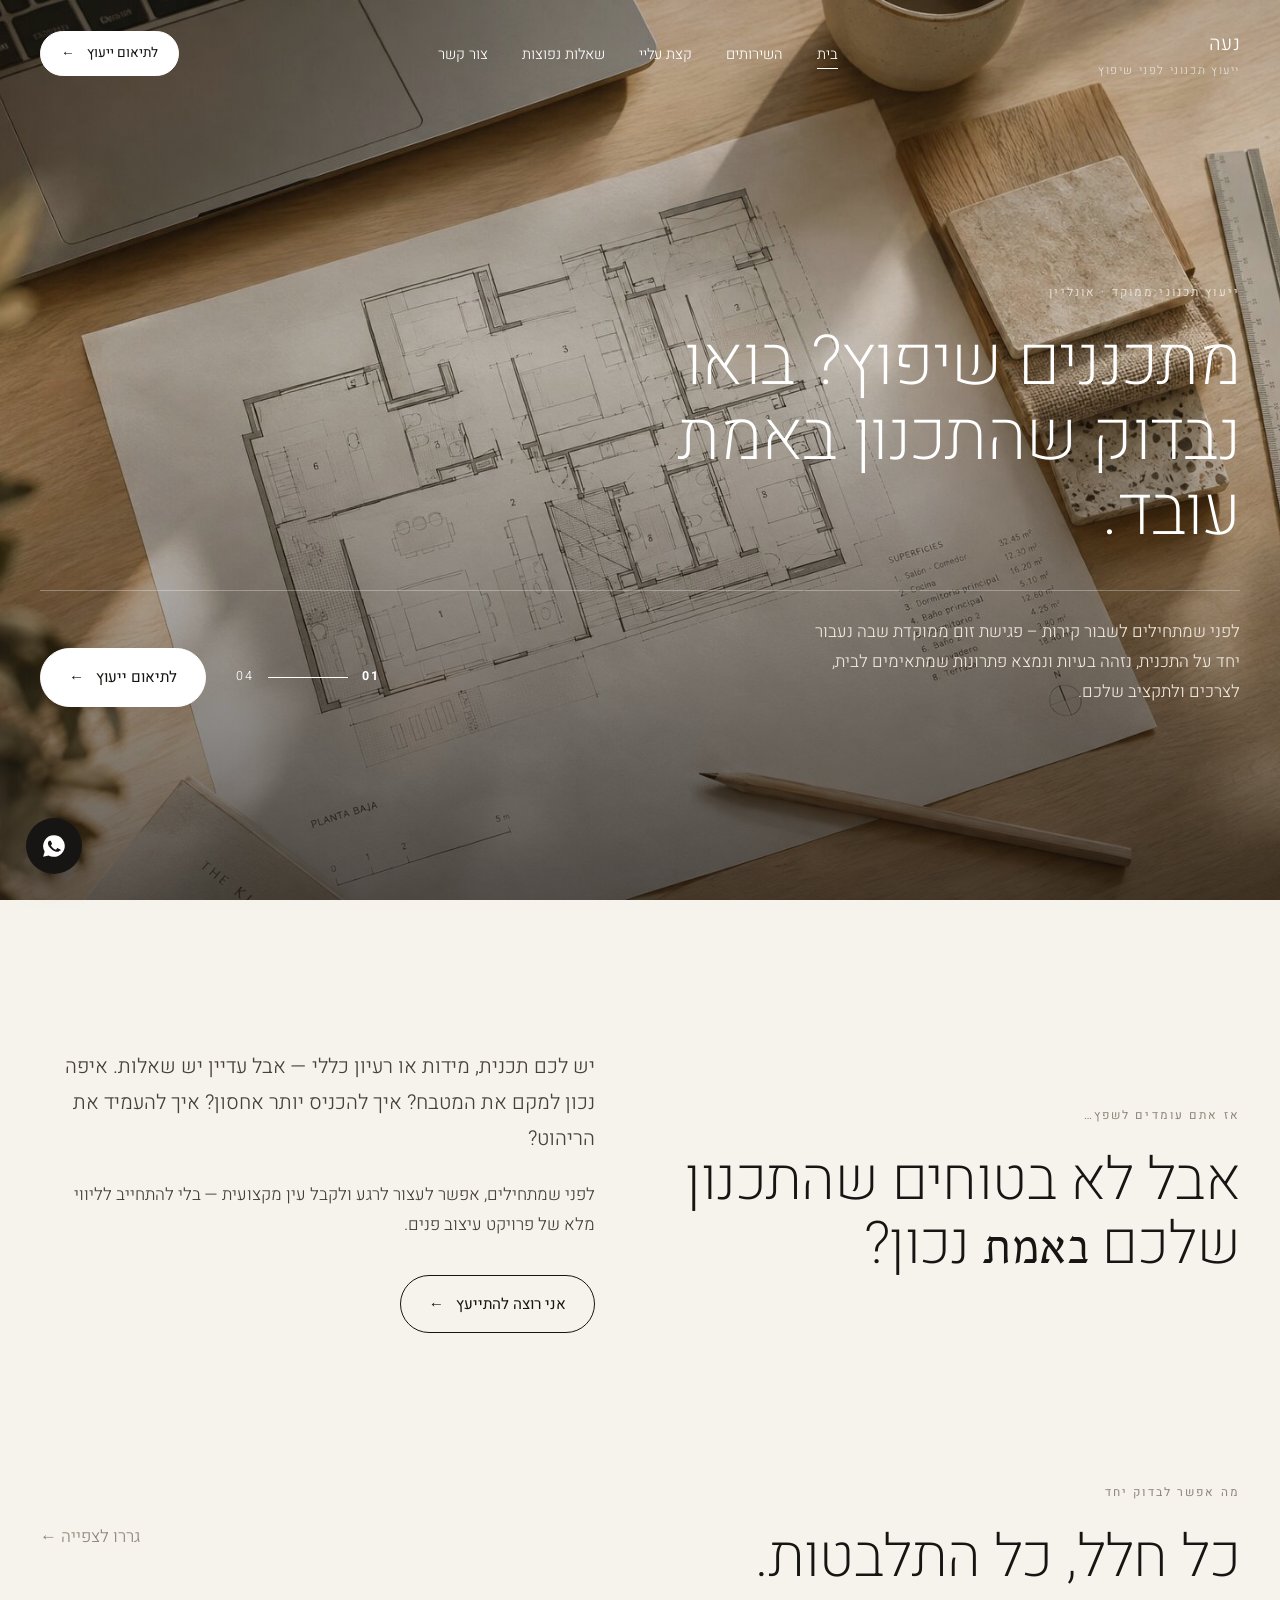
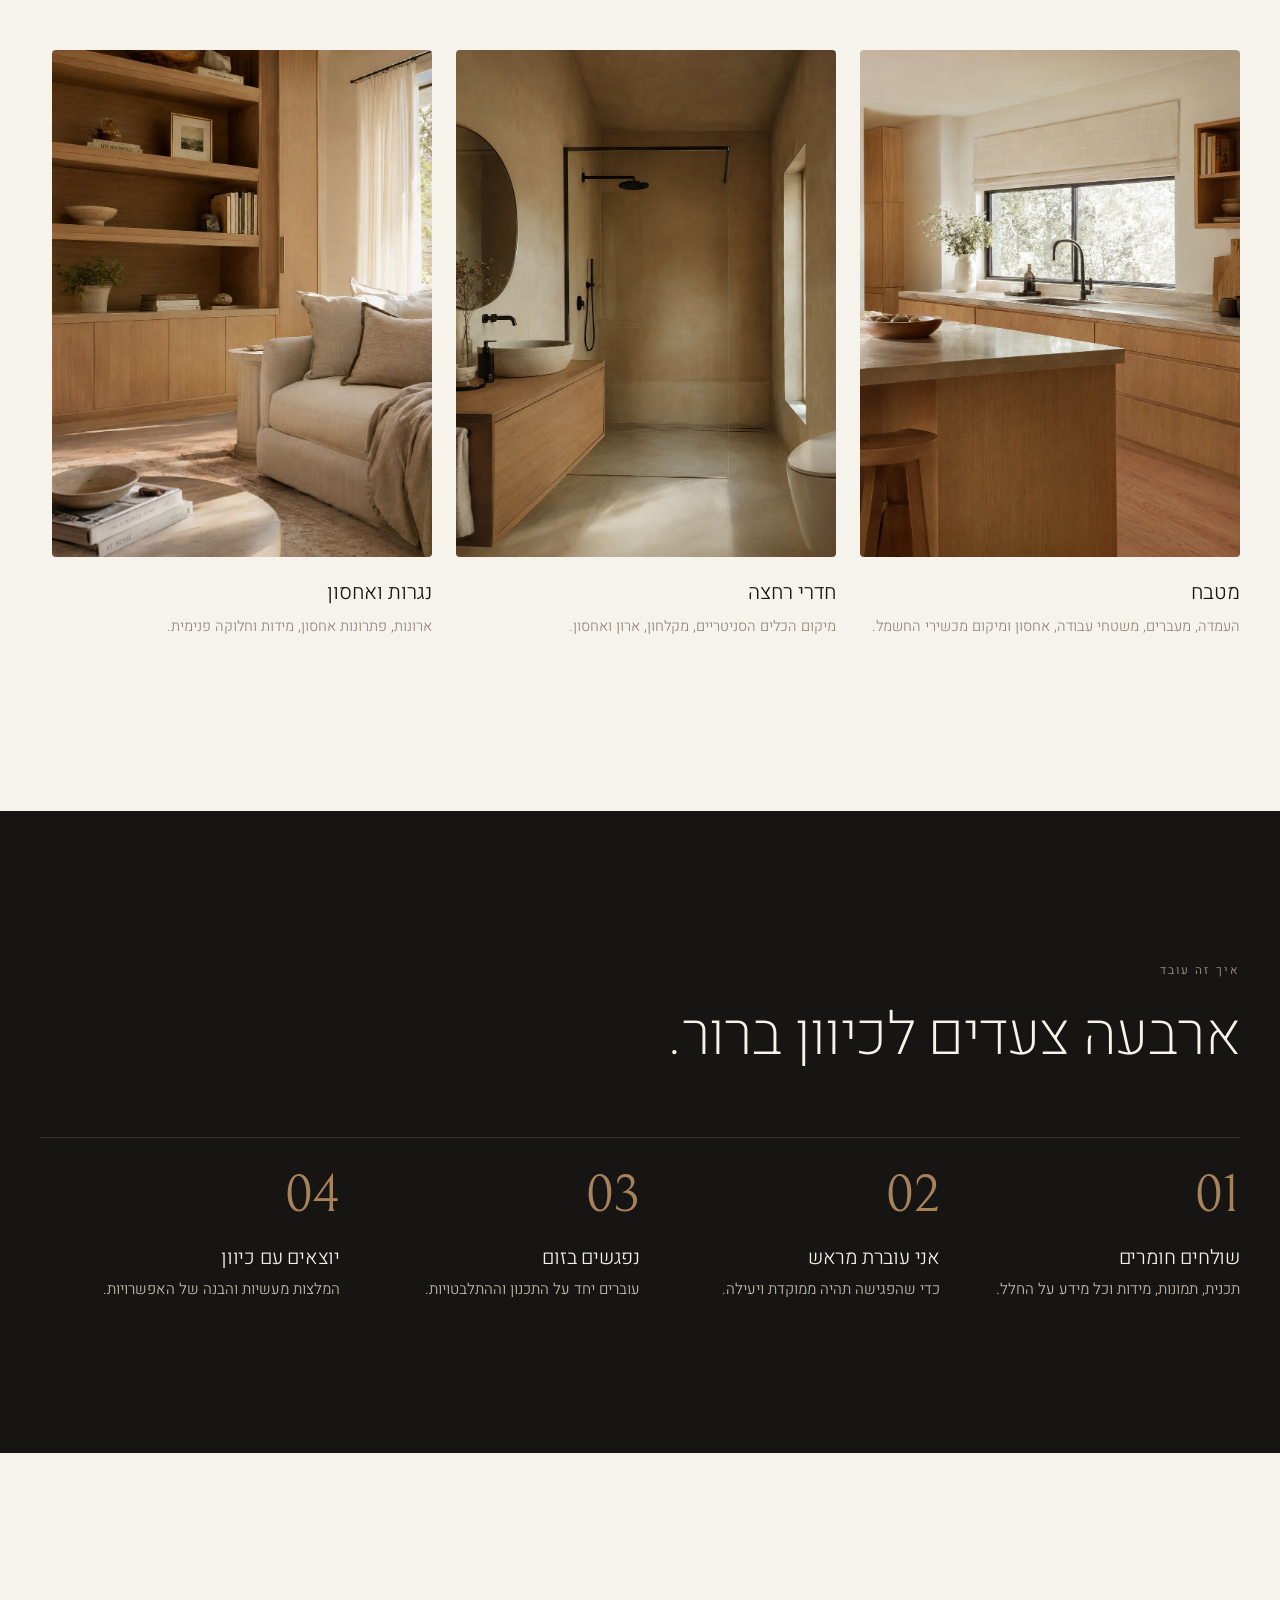
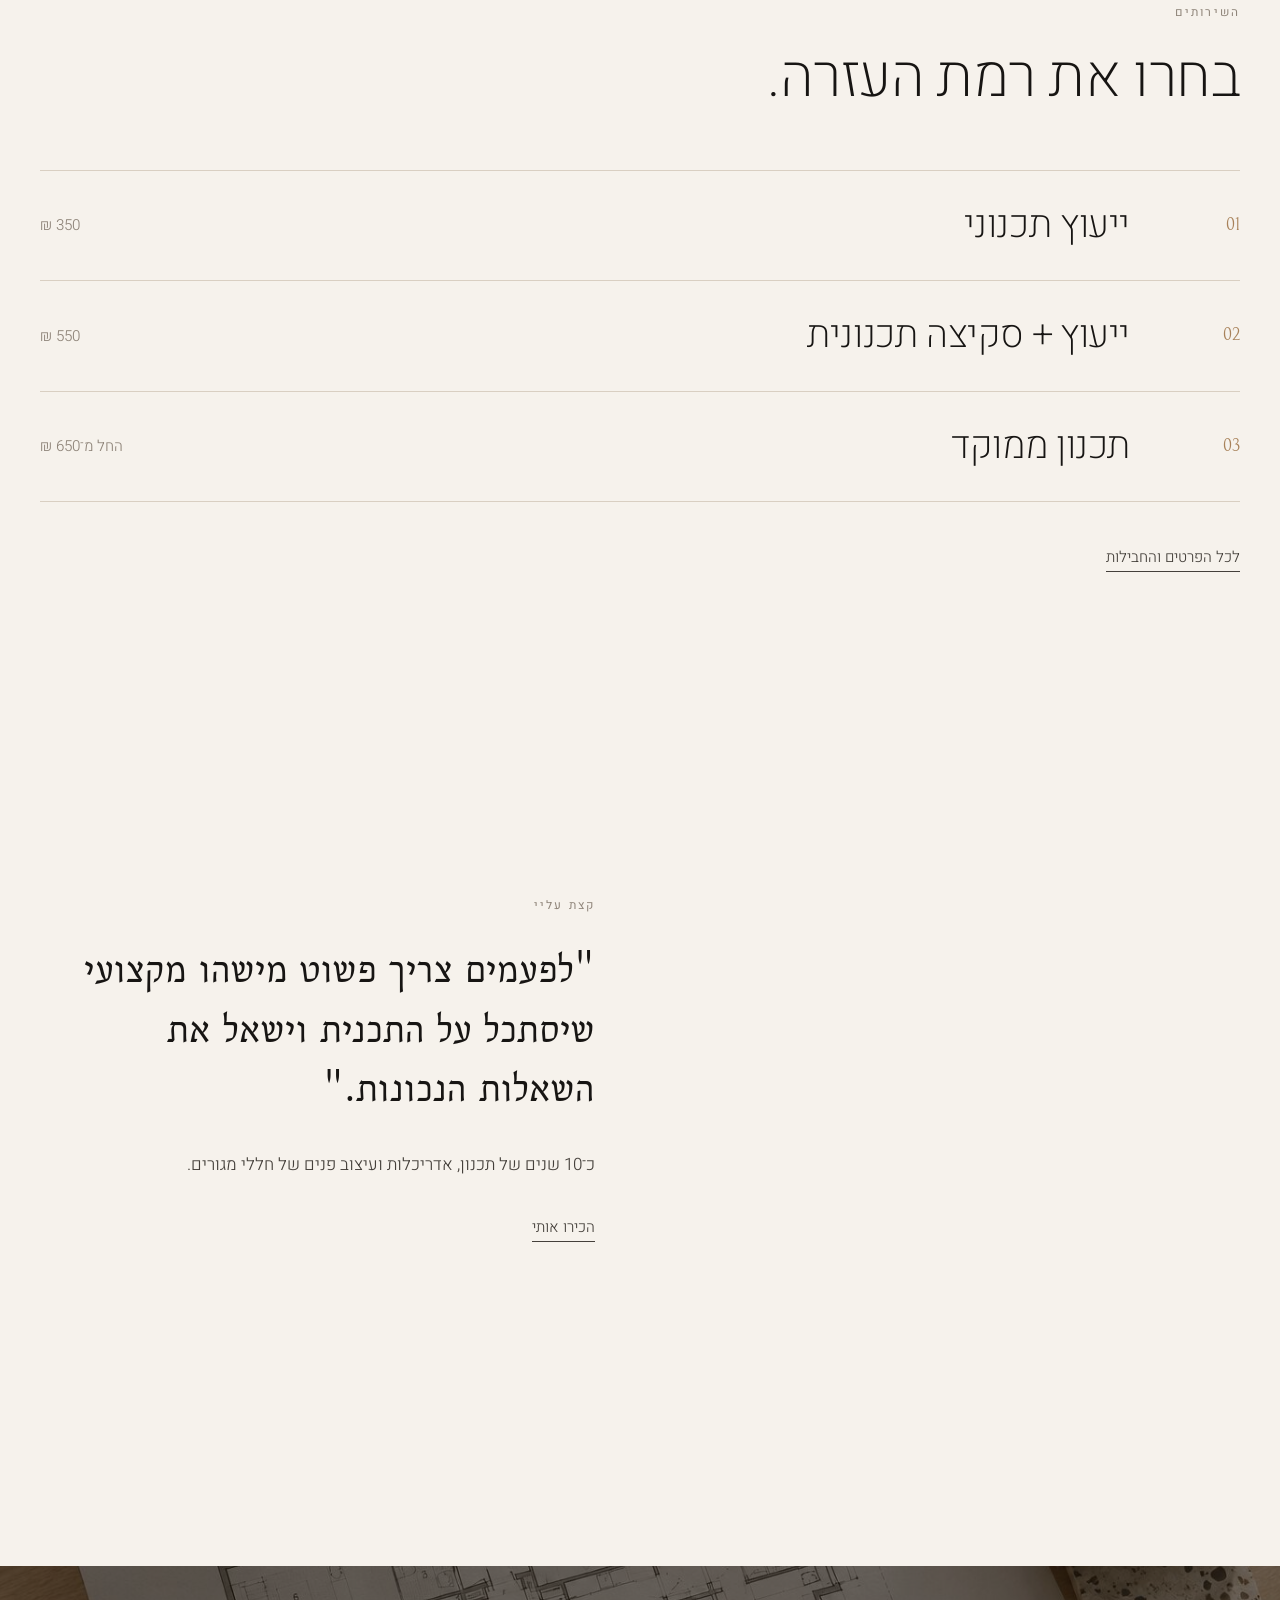
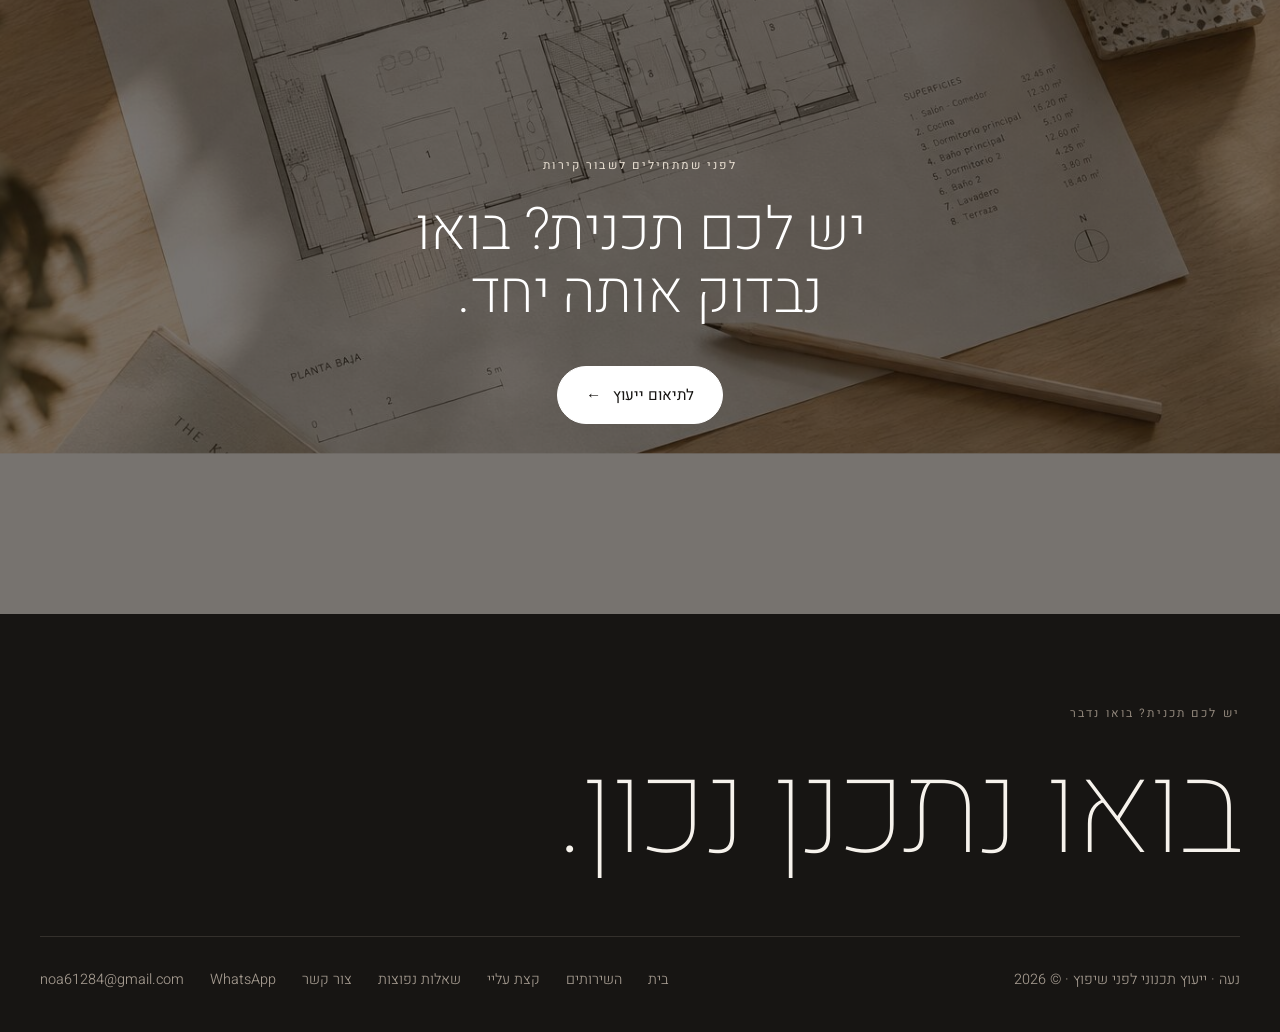
<file: index.html>
<!doctype html>
<html lang="he" dir="rtl">

<head>
  <meta charset="utf-8">
  <meta name="viewport" content="width=device-width,initial-scale=1">
  <title>בית | נעה – ייעוץ תכנוני לפני שיפוץ</title>
  <meta name="description"
    content="ייעוץ תכנוני ממוקד אונליין לפני שיפוץ – מטבח, חדר רחצה, נגרות, העמדת ריהוט וחלוקת חלל.">
  <link rel="preconnect" href="https://fonts.googleapis.com">
  <link rel="preconnect" href="https://fonts.gstatic.com" crossorigin>
  <link href="https://fonts.googleapis.com/css2?family=Heebo:wght@100;200;300;400&family=Bellefair&display=swap"
    rel="stylesheet">
  <link rel="stylesheet" href="style.css">
</head>

<body data-hero="1">
  <section class="hero">
    <div class="slides"><img src="img/hero.jpg" alt="תכנית אדריכלית על שולחן עבודה"><img src="img/kitchen.jpg"
        alt="מטבח"><img src="img/living.jpg" alt="סלון"><img src="img/bath.jpg" alt="חדר רחצה"></div>
    <div class="wrap">
      <span class="label" style="color:#e9e0d3">ייעוץ תכנוני ממוקד · אונליין</span>
      <h1>מתכננים שיפוץ? בואו נבדוק שהתכנון באמת עובד.</h1>
      <div class="hero-foot">
        <p>לפני שמתחילים לשבור קירות – פגישת זום ממוקדת שבה נעבור יחד על התכנית, נזהה בעיות ונמצא פתרונות שמתאימים לבית,
          לצרכים ולתקציב שלכם.</p>
        <div style="display:flex;gap:30px;align-items:center"><span class="counter"><b>01</b><i></i>04</span><a
            class="btn white" href="contact.html">לתיאום ייעוץ</a></div>
      </div>
    </div>
  </section>

  <section>
    <div class="wrap split">
      <div class="r"><span class="label">אז אתם עומדים לשפץ…</span>
        <h2>אבל לא בטוחים שהתכנון שלכם <span class="acc">באמת</span> נכון?</h2>
      </div>
      <div class="r">
        <p class="lead">יש לכם תכנית, מידות או רעיון כללי — אבל עדיין יש שאלות. איפה נכון למקם את המטבח? איך להכניס יותר
          אחסון? איך להעמיד את הריהוט?</p>
        <p style="margin:1.4rem 0 2.2rem">לפני שמתחילים, אפשר לעצור לרגע ולקבל עין מקצועית — בלי להתחייב לליווי מלא של
          פרויקט עיצוב פנים.</p>
        <a class="btn line" href="contact.html">אני רוצה להתייעץ</a>
      </div>
    </div>
  </section>

  <section style="padding-top:0">
    <div class="wrap">
      <div class="split">
        <div class="r"><span class="label">מה אפשר לבדוק יחד</span>
          <h2>כל חלל, כל התלבטות.</h2>
        </div>
        <p class="r" style="justify-self:end;color:var(--warm)">גררו לצפייה ←</p>
      </div>
      <div class="strip" data-stagger>
        <figure>
          <div class="ph"><img src="img/kitchen.jpg" alt="מטבח"></div>
          <figcaption><b>מטבח</b><span>העמדה, מעברים, משטחי עבודה, אחסון ומיקום מכשירי החשמל.</span></figcaption>
        </figure>
        <figure>
          <div class="ph"><img src="img/bath.jpg" alt="חדר רחצה"></div>
          <figcaption><b>חדרי רחצה</b><span>מיקום הכלים הסניטריים, מקלחון, ארון ואחסון.</span></figcaption>
        </figure>
        <figure>
          <div class="ph"><img src="img/living.jpg" alt="נגרות"></div>
          <figcaption><b>נגרות ואחסון</b><span>ארונות, פתרונות אחסון, מידות וחלוקה פנימית.</span></figcaption>
        </figure>
        <figure>
          <div class="ph"><img src="img/sketch.jpg" alt="העמדת ריהוט"></div>
          <figcaption><b>העמדת ריהוט</b><span>בלי מעברים צפופים או פינות לא שימושיות.</span></figcaption>
        </figure>
        <figure>
          <div class="ph"><img src="img/hero.jpg" alt="חלוקת חלל"></div>
          <figcaption><b>חלוקת חלל</b><span>בדיקת אפשרויות שונות לפני שמתחייבים לבנייה.</span></figcaption>
        </figure>
      </div>
    </div>
  </section>

  <section class="dark">
    <div class="wrap">
      <span class="label">איך זה עובד</span>
      <h2 class="r">ארבעה צעדים לכיוון ברור.</h2>
      <div class="steps" data-stagger style="border-color:#34302c">
        <div><b>01</b>
          <h3>שולחים חומרים</h3>
          <p>תכנית, תמונות, מידות וכל מידע על החלל.</p>
        </div>
        <div><b>02</b>
          <h3>אני עוברת מראש</h3>
          <p>כדי שהפגישה תהיה ממוקדת ויעילה.</p>
        </div>
        <div><b>03</b>
          <h3>נפגשים בזום</h3>
          <p>עוברים יחד על התכנון וההתלבטויות.</p>
        </div>
        <div><b>04</b>
          <h3>יוצאים עם כיוון</h3>
          <p>המלצות מעשיות והבנה של האפשרויות.</p>
        </div>
      </div>
    </div>
  </section>

  <section>
    <div class="wrap">
      <span class="label">השירותים</span>
      <h2 class="r">בחרו את רמת העזרה.</h2>
      <ul class="svc-list" data-stagger>
        <li><a href="services.html" data-img="img/kitchen.jpg"><span class="n">01</span>
            <h3>ייעוץ תכנוני</h3><span class="p">350 ₪</span>
          </a></li>
        <li><a href="services.html" data-img="img/sketch.jpg"><span class="n">02</span>
            <h3>ייעוץ + סקיצה תכנונית</h3><span class="p">550 ₪</span>
          </a></li>
        <li><a href="services.html" data-img="img/living.jpg"><span class="n">03</span>
            <h3>תכנון ממוקד</h3><span class="p">החל מ־650 ₪</span>
          </a></li>
      </ul>
      <div class="float-img"><img src="img/kitchen.jpg" alt=""></div>
      <p style="margin-top:40px"><a class="link" href="services.html">לכל הפרטים והחבילות</a></p>
    </div>
  </section>

  <section style="padding-top:0">
    <div class="wrap split">
      <div class="reveal-img tall parallax"><img src="img/sketch.jpg" alt="סקיצה על תכנית"></div>
      <div class="r"><span class="label">קצת עליי</span>
        <p class="quote">"לפעמים צריך פשוט מישהו מקצועי שיסתכל על התכנית וישאל את השאלות הנכונות."</p>
        <p style="margin:2rem 0">כ־10 שנים של תכנון, אדריכלות ועיצוב פנים של חללי מגורים.</p><a class="link"
          href="about.html">הכירו אותי</a>
      </div>
    </div>
  </section>
  <section class="cta">
    <div class="bg"><img src="img/hero.jpg" alt=""></div>
    <div class="wrap"><span class="label" style="color:#e9e0d3">לפני שמתחילים לשבור קירות</span>
      <h2>יש לכם תכנית? בואו נבדוק אותה יחד.</h2><a class="btn white" href="contact.html">לתיאום ייעוץ</a>
    </div>
  </section>
  <script src="main.js"></script>
</body>

</html>
</file>
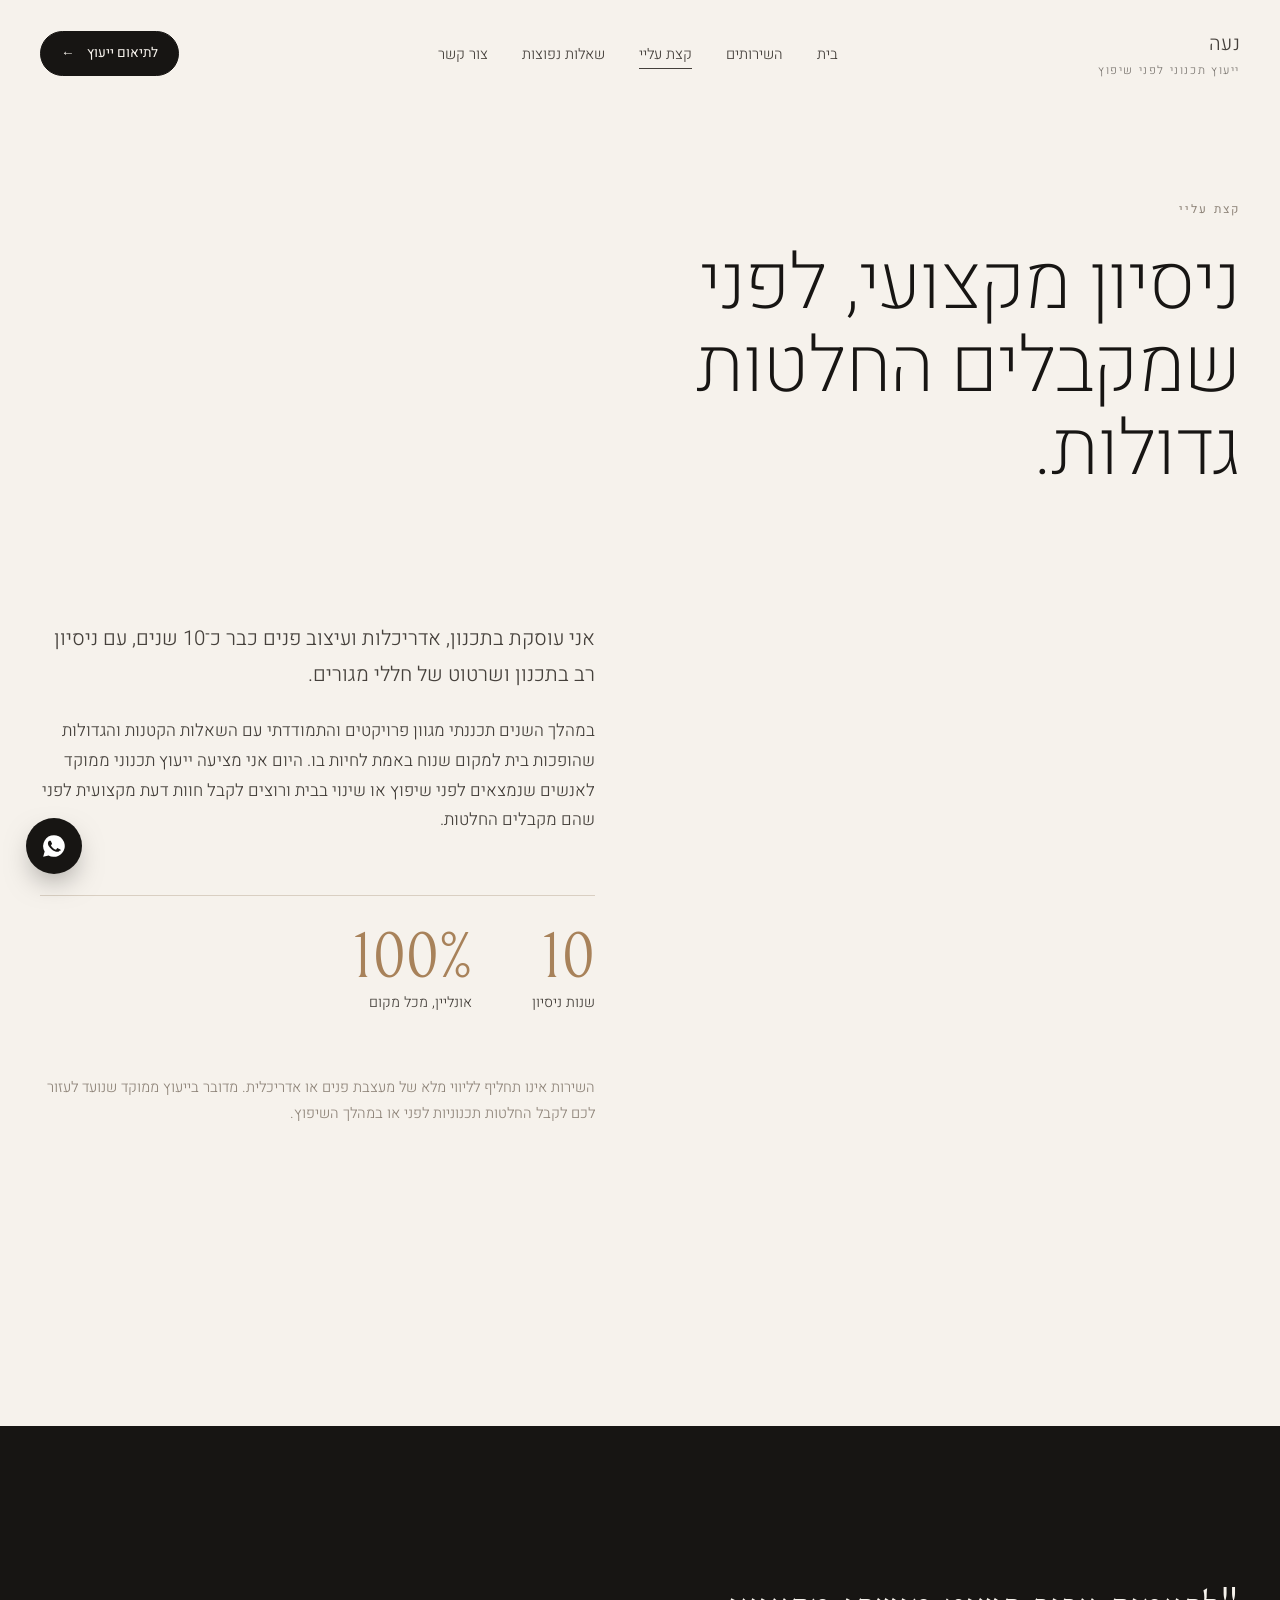
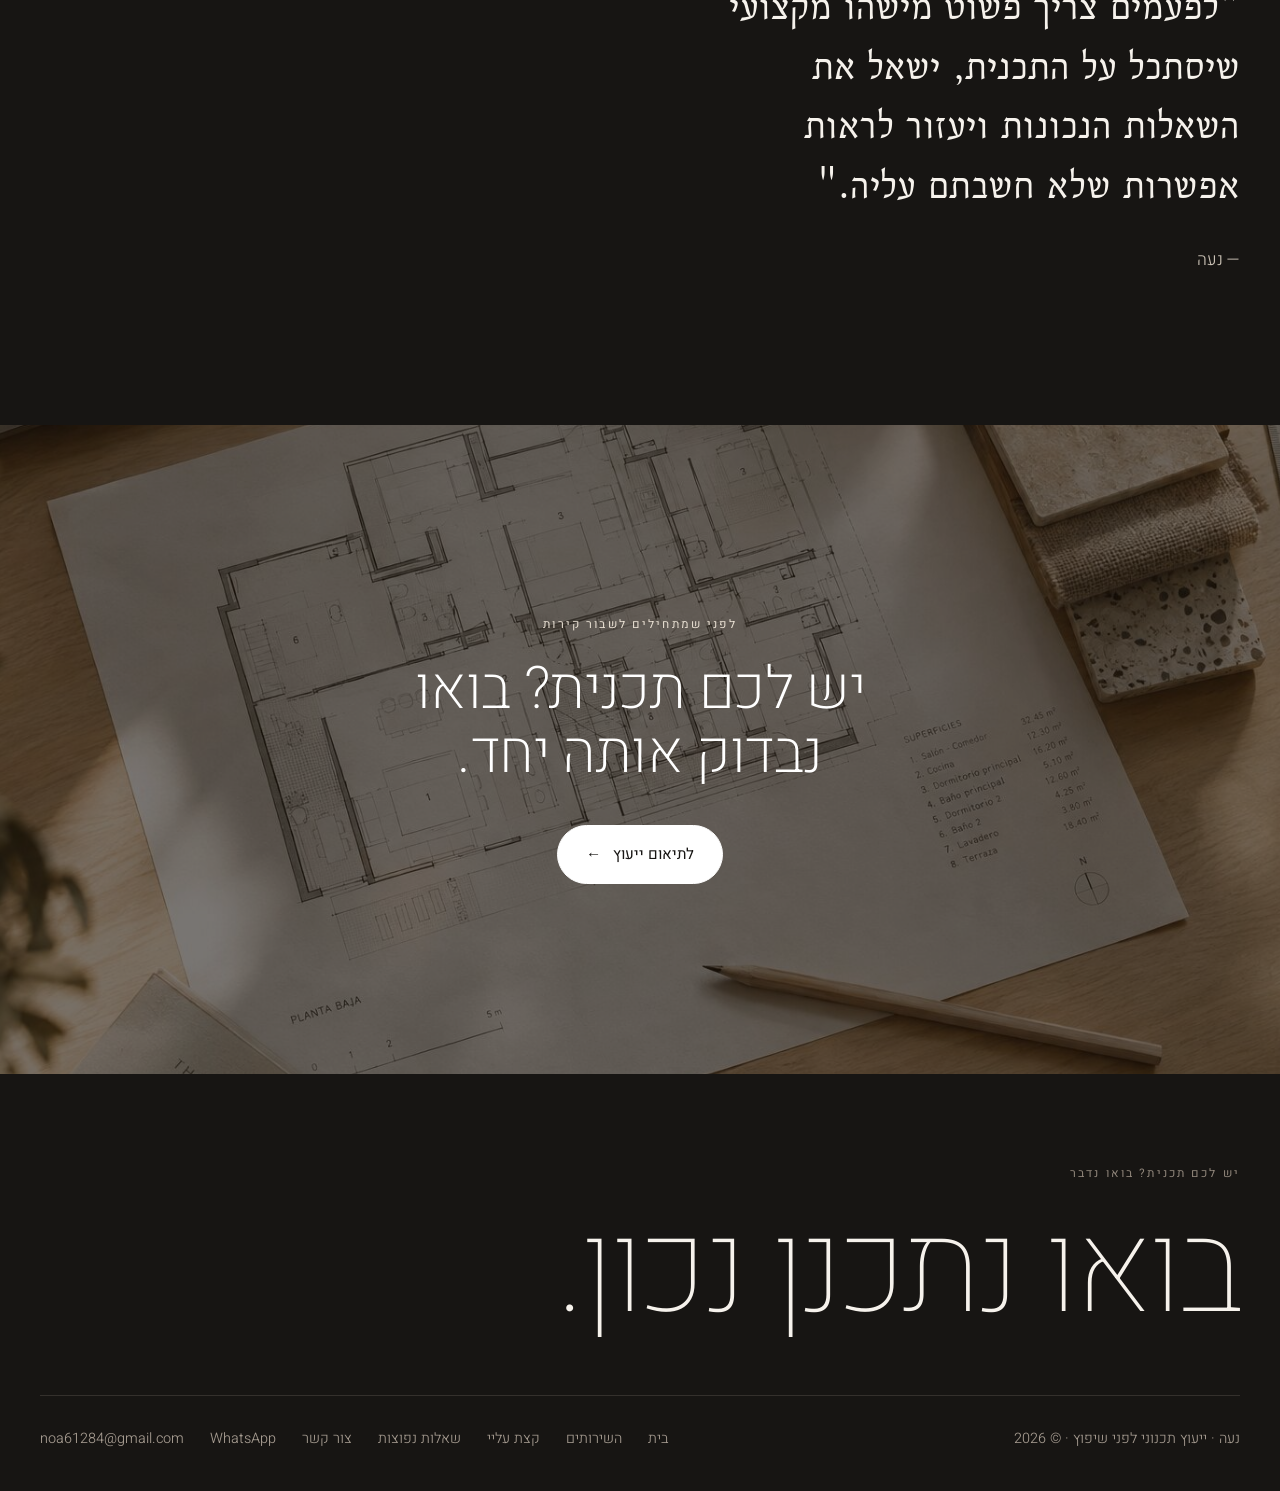
<file: about.html>
<!doctype html>
<html lang="he" dir="rtl">
<head>
<meta charset="utf-8"><meta name="viewport" content="width=device-width,initial-scale=1">
<title>קצת עליי | נעה – ייעוץ תכנוני לפני שיפוץ</title>
<meta name="description" content="ייעוץ תכנוני ממוקד אונליין לפני שיפוץ – מטבח, חדר רחצה, נגרות, העמדת ריהוט וחלוקת חלל.">
<link rel="preconnect" href="https://fonts.googleapis.com"><link rel="preconnect" href="https://fonts.gstatic.com" crossorigin>
<link href="https://fonts.googleapis.com/css2?family=Heebo:wght@100;200;300;400&family=Bellefair&display=swap" rel="stylesheet">
<link rel="stylesheet" href="style.css">
</head>
<body>
<section class="page-head"><div class="wrap"><span class="label r">קצת עליי</span><h1 class="r">ניסיון מקצועי, לפני שמקבלים החלטות גדולות.</h1></div></section>
<section style="padding-top:0"><div class="wrap split top">
  <!-- להחלפה בתמונה של נעה: img/noa.jpg -->
  <div class="reveal-img tall parallax"><img src="img/sketch.jpg" alt="נעה בעבודה"></div>
  <div class="r" style="padding-top:40px">
    <p class="lead">אני עוסקת בתכנון, אדריכלות ועיצוב פנים כבר כ־10 שנים, עם ניסיון רב בתכנון ושרטוט של חללי מגורים.</p>
    <p style="margin-top:1.4rem">במהלך השנים תכננתי מגוון פרויקטים והתמודדתי עם השאלות הקטנות והגדולות שהופכות בית למקום שנוח באמת לחיות בו. היום אני מציעה ייעוץ תכנוני ממוקד לאנשים שנמצאים לפני שיפוץ או שינוי בבית ורוצים לקבל חוות דעת מקצועית לפני שהם מקבלים החלטות.</p>
    <div style="display:flex;gap:60px;margin:60px 0;border-top:1px solid var(--line);padding-top:30px">
      <div><span class="acc" style="font-size:4rem;color:var(--wood);line-height:1">10</span><p style="font-size:.9rem">שנות ניסיון</p></div>
      <div><span class="acc" style="font-size:4rem;color:var(--wood);line-height:1">100%</span><p style="font-size:.9rem">אונליין, מכל מקום</p></div></div>
    <p style="font-size:.92rem;color:var(--warm)">השירות אינו תחליף לליווי מלא של מעצבת פנים או אדריכלית. מדובר בייעוץ ממוקד שנועד לעזור לכם לקבל החלטות תכנוניות לפני או במהלך השיפוץ.</p>
  </div>
</div></section>
<section class="dark"><div class="wrap"><p class="quote r">"לפעמים צריך פשוט מישהו מקצועי שיסתכל על התכנית, ישאל את השאלות הנכונות ויעזור לראות אפשרות שלא חשבתם עליה."</p><p class="r" style="margin-top:30px">— נעה</p></div></section>
<section class="cta"><div class="bg"><img src="img/hero.jpg" alt=""></div><div class="wrap"><span class="label" style="color:#e9e0d3">לפני שמתחילים לשבור קירות</span><h2>יש לכם תכנית? בואו נבדוק אותה יחד.</h2><a class="btn white" href="contact.html">לתיאום ייעוץ</a></div></section>
<script src="main.js"></script>
</body>
</html>
</file>
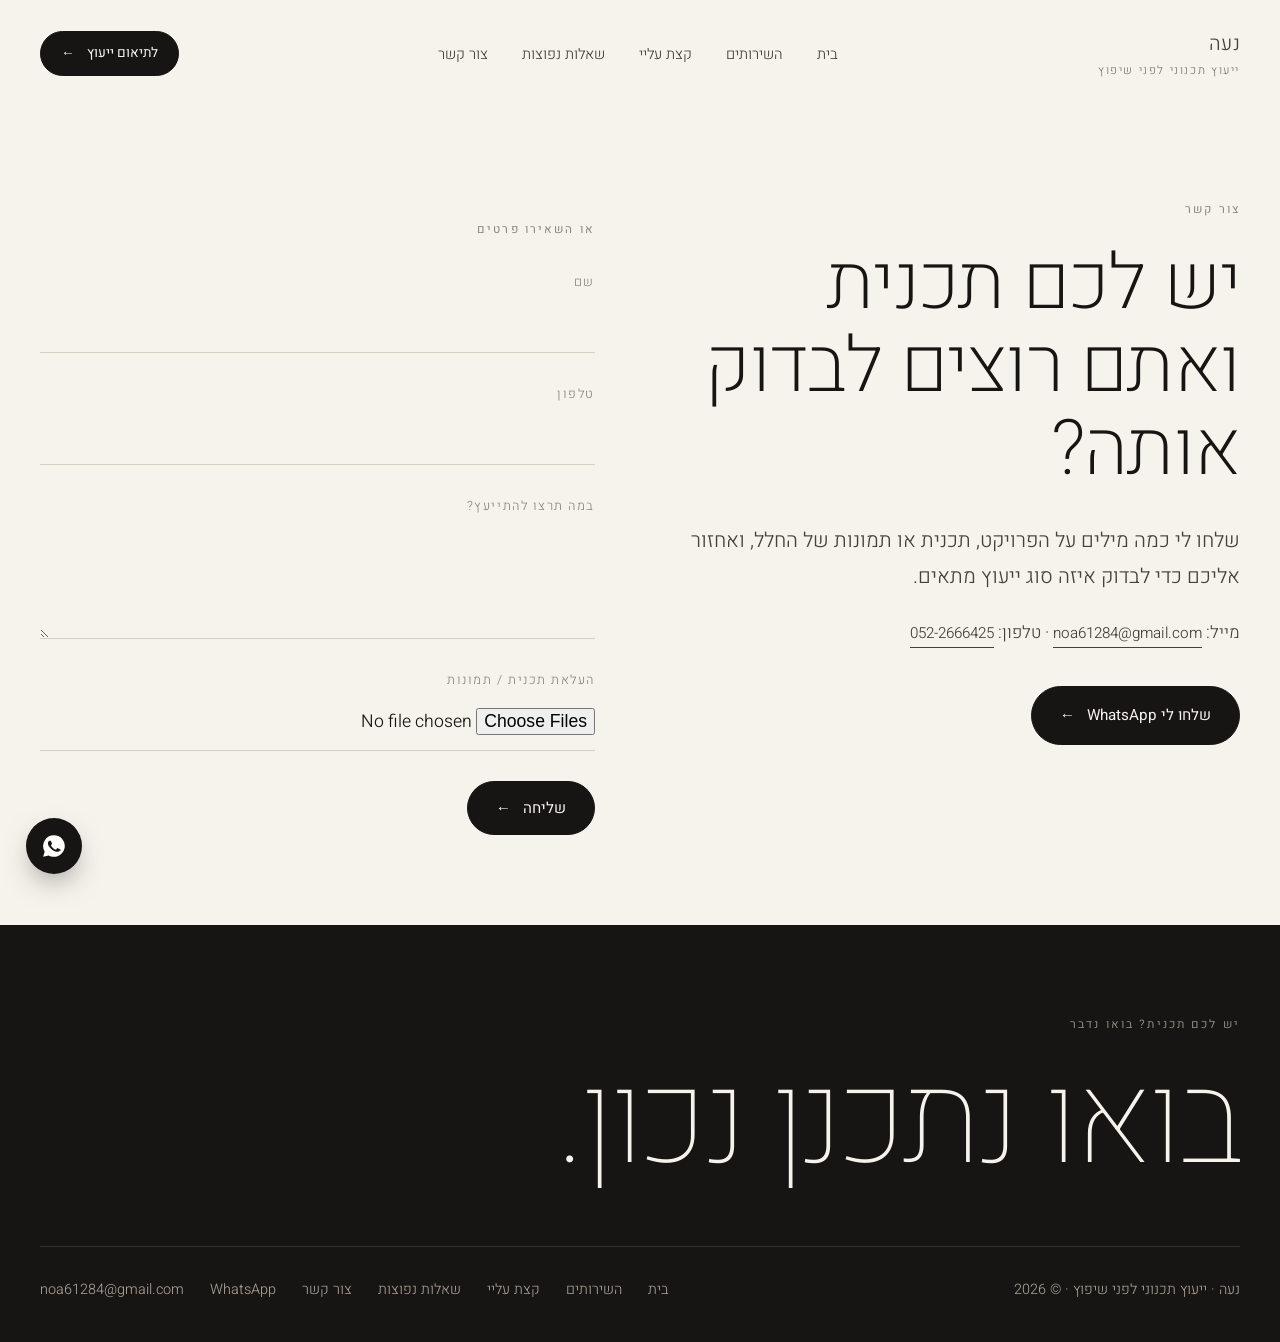
<file: contact.html>
<!doctype html>
<html lang="he" dir="rtl">

<head>
  <meta charset="utf-8">
  <meta name="viewport" content="width=device-width,initial-scale=1">
  <title>צור קשר | נעה – ייעוץ תכנוני לפני שיפוץ</title>
  <meta name="description"
    content="ייעוץ תכנוני ממוקד אונליין לפני שיפוץ – מטבח, חדר רחצה, נגרות, העמדת ריהוט וחלוקת חלל.">
  <link rel="preconnect" href="https://fonts.googleapis.com">
  <link rel="preconnect" href="https://fonts.gstatic.com" crossorigin>
  <link href="https://fonts.googleapis.com/css2?family=Heebo:wght@100;200;300;400&family=Bellefair&display=swap"
    rel="stylesheet">
  <link rel="stylesheet" href="style.css">
</head>

<body>
  <section class="page-head">
    <div class="wrap split top">
      <div><span class="label r">צור קשר</span>
        <h1 class="r">יש לכם תכנית ואתם רוצים לבדוק אותה?</h1>
        <p class="lead r">שלחו לי כמה מילים על הפרויקט, תכנית או תמונות של החלל, ואחזור אליכם כדי לבדוק איזה סוג ייעוץ
          מתאים.</p>
        <p class="r" style="margin-top:1.4rem">מייל: <a class="link"
            href="mailto:noa61284@gmail.com">noa61284@gmail.com</a> · טלפון: <a class="link"
            href="tel:0522666425">052-2666425</a></p>
        <p class="r" style="margin-top:2.4rem"><a class="btn" data-wa target="_blank" href="#">שלחו לי WhatsApp</a></p>
      </div>
      <form class="form r" action="https://formspree.io/f/xwlpdegd" method="POST" enctype="multipart/form-data"
        style="padding-top:20px">
        <span class="label" style="margin:0">או השאירו פרטים</span>
        <label>שם<input name="name" required></label>
        <label>טלפון<input name="phone" type="tel" required></label>
        <label>במה תרצו להתייעץ?<textarea name="message" rows="3"></textarea></label>
        <label>העלאת תכנית / תמונות<input name="files" type="file" multiple accept="image/*,.pdf"></label>
        <div><button class="btn" type="submit">שליחה</button></div>
      </form>
    </div>
  </section>
  <script src="main.js"></script>
</body>

</html>
</file>
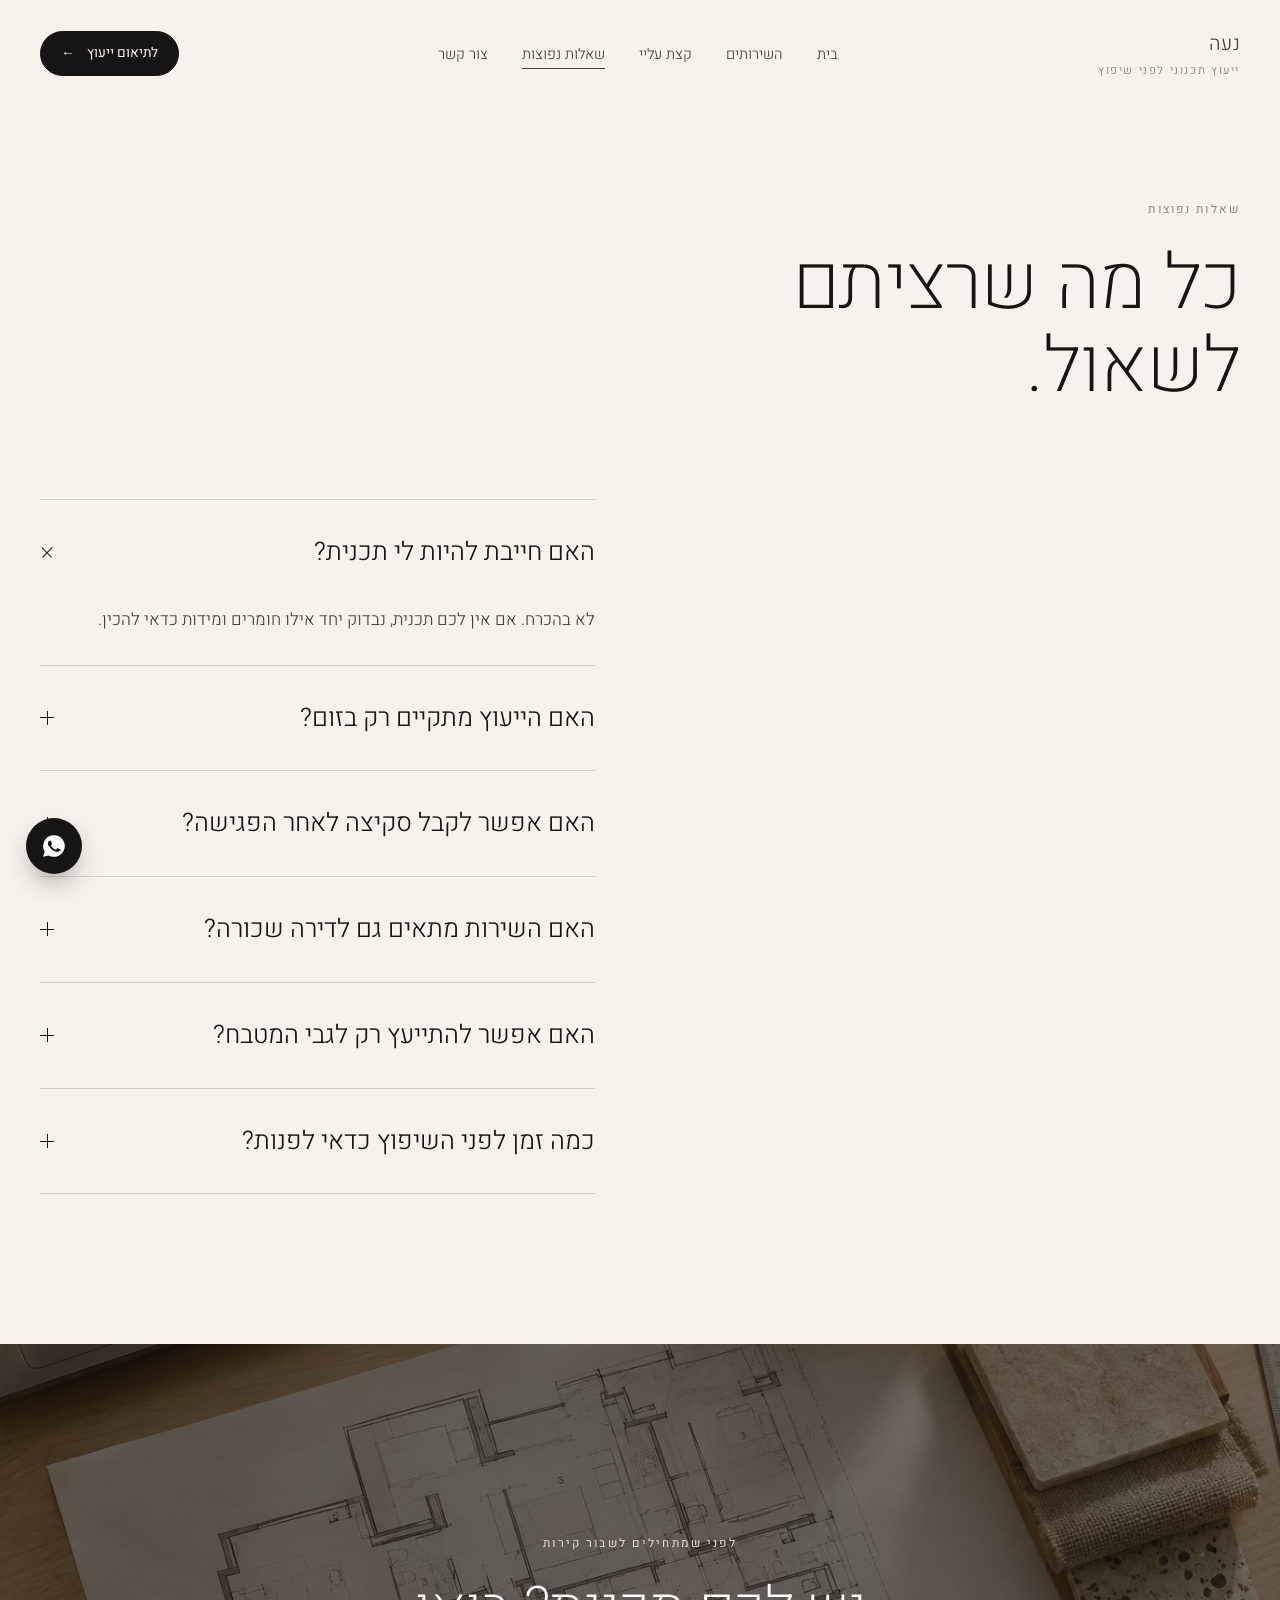
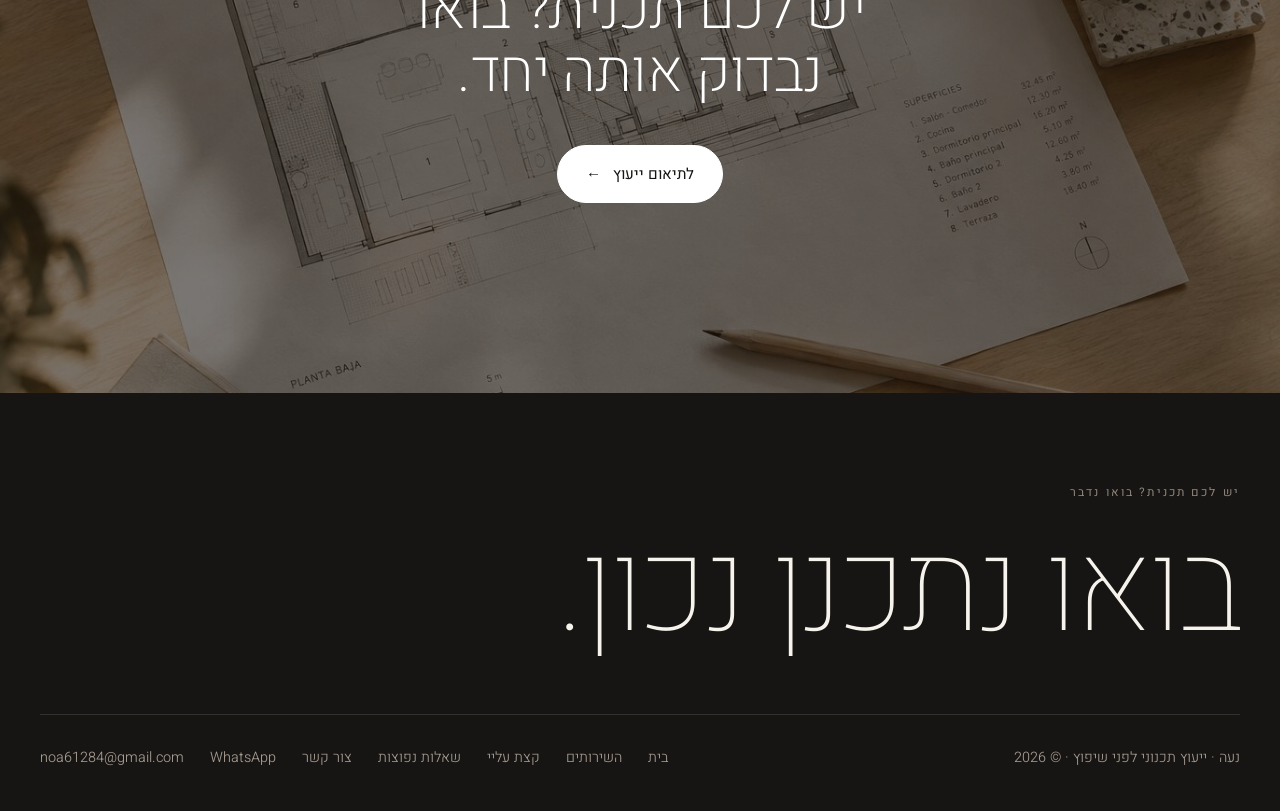
<file: faq.html>
<!doctype html>
<html lang="he" dir="rtl">
<head>
<meta charset="utf-8"><meta name="viewport" content="width=device-width,initial-scale=1">
<title>שאלות נפוצות | נעה – ייעוץ תכנוני לפני שיפוץ</title>
<meta name="description" content="ייעוץ תכנוני ממוקד אונליין לפני שיפוץ – מטבח, חדר רחצה, נגרות, העמדת ריהוט וחלוקת חלל.">
<link rel="preconnect" href="https://fonts.googleapis.com"><link rel="preconnect" href="https://fonts.gstatic.com" crossorigin>
<link href="https://fonts.googleapis.com/css2?family=Heebo:wght@100;200;300;400&family=Bellefair&display=swap" rel="stylesheet">
<link rel="stylesheet" href="style.css">
</head>
<body>
<section class="page-head"><div class="wrap"><span class="label r">שאלות נפוצות</span><h1 class="r">כל מה שרציתם לשאול.</h1></div></section>
<section style="padding-top:0"><div class="wrap split top">
  <div class="reveal-img tall parallax"><img src="img/bath.jpg" alt="חדר רחצה"></div>
  <div data-stagger>
    <details open><summary>האם חייבת להיות לי תכנית?</summary><p>לא בהכרח. אם אין לכם תכנית, נבדוק יחד אילו חומרים ומידות כדאי להכין.</p></details>
    <details><summary>האם הייעוץ מתקיים רק בזום?</summary><p>כן, השירות מיועד לביצוע מרחוק.</p></details>
    <details><summary>האם אפשר לקבל סקיצה לאחר הפגישה?</summary><p>כן, בהתאם לחבילה שנבחרה.</p></details>
    <details><summary>האם השירות מתאים גם לדירה שכורה?</summary><p>כן, במיוחד כשמחפשים פתרונות שאינם דורשים שיפוץ גדול.</p></details>
    <details><summary>האם אפשר להתייעץ רק לגבי המטבח?</summary><p>בהחלט. אין צורך לקחת ייעוץ על כל הבית.</p></details>
    <details><summary>כמה זמן לפני השיפוץ כדאי לפנות?</summary><p>ככל שהייעוץ נעשה מוקדם יותר, כך יש יותר אפשרויות לשינוי. עם זאת, אפשר להתייעץ גם בשלבים מתקדמים יותר.</p></details>
  </div>
</div></section>
<section class="cta"><div class="bg"><img src="img/hero.jpg" alt=""></div><div class="wrap"><span class="label" style="color:#e9e0d3">לפני שמתחילים לשבור קירות</span><h2>יש לכם תכנית? בואו נבדוק אותה יחד.</h2><a class="btn white" href="contact.html">לתיאום ייעוץ</a></div></section>
<script src="main.js"></script>
</body>
</html>
</file>
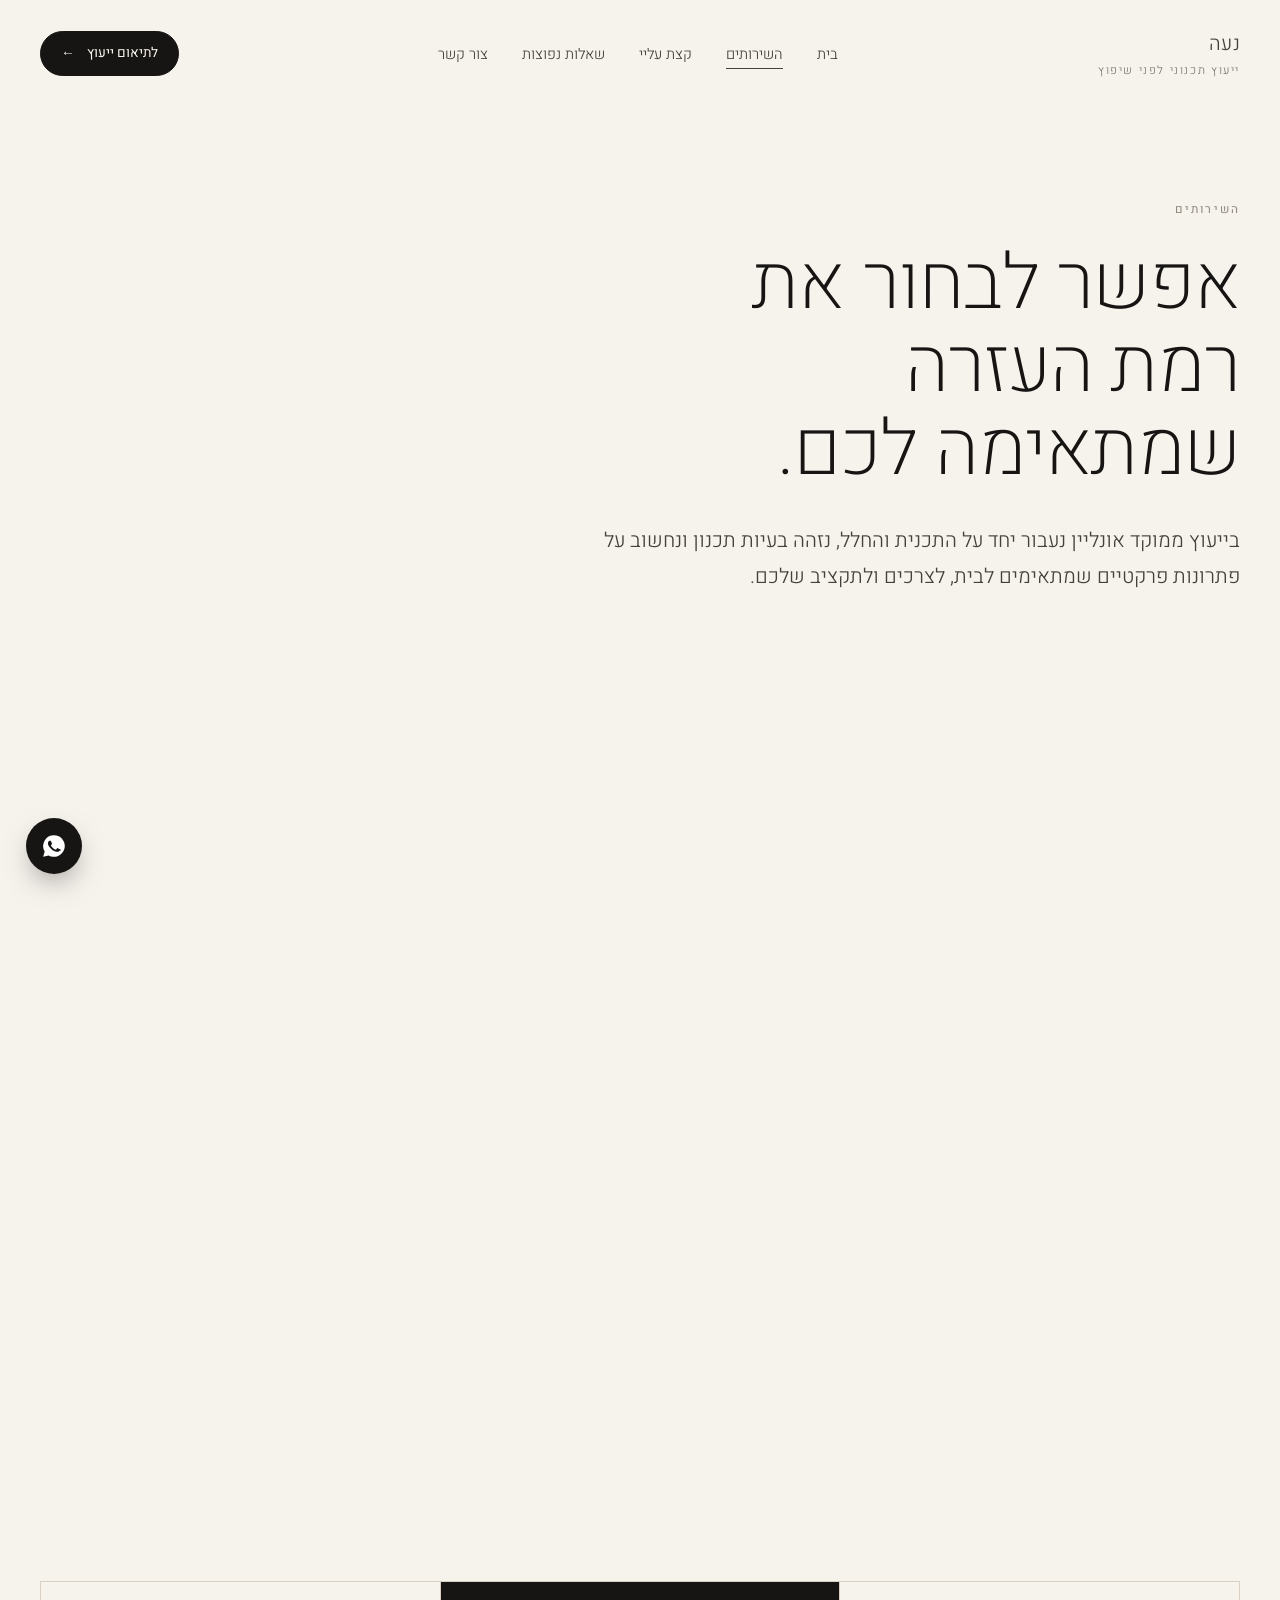
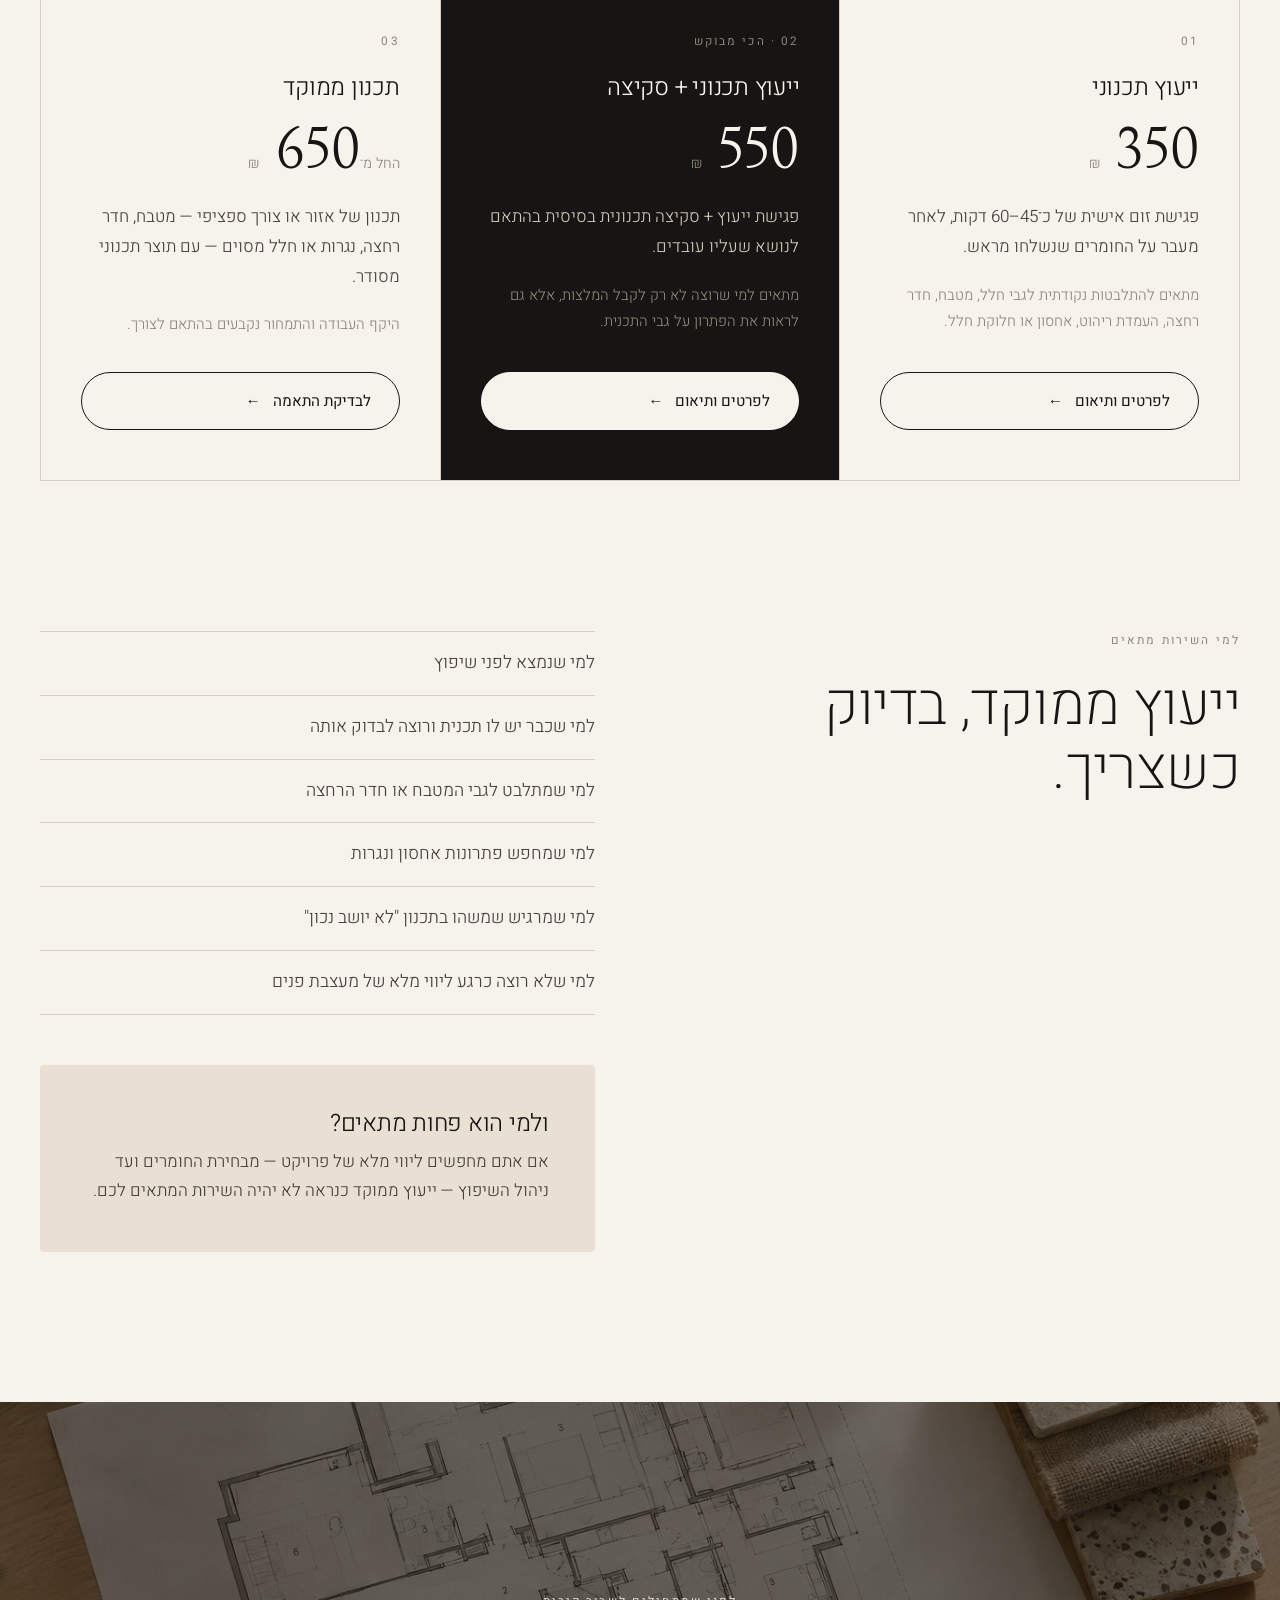
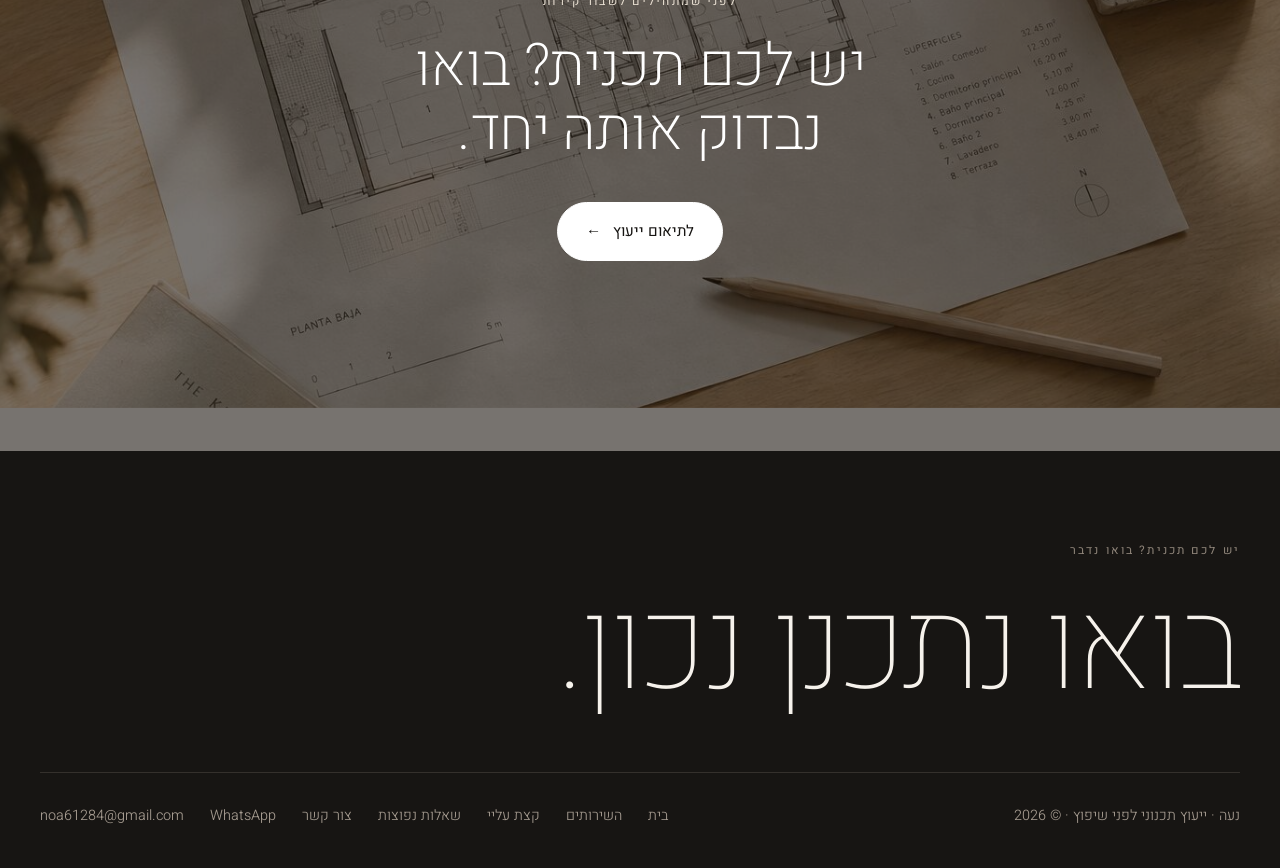
<file: services.html>
<!doctype html>
<html lang="he" dir="rtl">
<head>
<meta charset="utf-8"><meta name="viewport" content="width=device-width,initial-scale=1">
<title>השירותים | נעה – ייעוץ תכנוני לפני שיפוץ</title>
<meta name="description" content="ייעוץ תכנוני ממוקד אונליין לפני שיפוץ – מטבח, חדר רחצה, נגרות, העמדת ריהוט וחלוקת חלל.">
<link rel="preconnect" href="https://fonts.googleapis.com"><link rel="preconnect" href="https://fonts.gstatic.com" crossorigin>
<link href="https://fonts.googleapis.com/css2?family=Heebo:wght@100;200;300;400&family=Bellefair&display=swap" rel="stylesheet">
<link rel="stylesheet" href="style.css">
</head>
<body>
<section class="page-head"><div class="wrap"><span class="label r">השירותים</span><h1 class="r">אפשר לבחור את רמת העזרה שמתאימה לכם.</h1>
<p class="lead r">בייעוץ ממוקד אונליין נעבור יחד על התכנית והחלל, נזהה בעיות תכנון ונחשוב על פתרונות פרקטיים שמתאימים לבית, לצרכים ולתקציב שלכם.</p></div></section>
<div class="wrap"><div class="reveal-img wide parallax"><img src="img/kitchen.jpg" alt="מטבח מעוצב"></div></div>
<section><div class="wrap">
  <div class="plans" data-stagger>
    <div class="plan"><span class="label">01</span><h3>ייעוץ תכנוני</h3><div class="price">350 <small>₪</small></div>
      <p>פגישת זום אישית של כ־45–60 דקות, לאחר מעבר על החומרים שנשלחו מראש.</p>
      <p class="fit">מתאים להתלבטות נקודתית לגבי חלל, מטבח, חדר רחצה, העמדת ריהוט, אחסון או חלוקת חלל.</p><a class="btn line" href="contact.html">לפרטים ותיאום</a></div>
    <div class="plan feat"><span class="label">02 · הכי מבוקש</span><h3>ייעוץ תכנוני + סקיצה</h3><div class="price">550 <small>₪</small></div>
      <p>פגישת ייעוץ + סקיצה תכנונית בסיסית בהתאם לנושא שעליו עובדים.</p>
      <p class="fit">מתאים למי שרוצה לא רק לקבל המלצות, אלא גם לראות את הפתרון על גבי התכנית.</p><a class="btn" href="contact.html">לפרטים ותיאום</a></div>
    <div class="plan"><span class="label">03</span><h3>תכנון ממוקד</h3><div class="price"><small>החל מ־</small>650 <small>₪</small></div>
      <p>תכנון של אזור או צורך ספציפי — מטבח, חדר רחצה, נגרות או חלל מסוים — עם תוצר תכנוני מסודר.</p>
      <p class="fit">היקף העבודה והתמחור נקבעים בהתאם לצורך.</p><a class="btn line" href="contact.html">לבדיקת התאמה</a></div>
  </div>
</div></section>
<section style="padding-top:0"><div class="wrap split top">
  <div class="r"><span class="label">למי השירות מתאים</span><h2>ייעוץ ממוקד, בדיוק כשצריך.</h2></div>
  <div><ul class="fit-list" data-stagger><li>למי שנמצא לפני שיפוץ</li><li>למי שכבר יש לו תכנית ורוצה לבדוק אותה</li><li>למי שמתלבט לגבי המטבח או חדר הרחצה</li><li>למי שמחפש פתרונות אחסון ונגרות</li><li>למי שמרגיש שמשהו בתכנון "לא יושב נכון"</li><li>למי שלא רוצה כרגע ליווי מלא של מעצבת פנים</li></ul>
  <div class="box r" style="margin-top:50px"><h3 style="margin-bottom:10px">ולמי הוא פחות מתאים?</h3><p>אם אתם מחפשים ליווי מלא של פרויקט — מבחירת החומרים ועד ניהול השיפוץ — ייעוץ ממוקד כנראה לא יהיה השירות המתאים לכם.</p></div></div>
</div></section>
<section class="cta"><div class="bg"><img src="img/hero.jpg" alt=""></div><div class="wrap"><span class="label" style="color:#e9e0d3">לפני שמתחילים לשבור קירות</span><h2>יש לכם תכנית? בואו נבדוק אותה יחד.</h2><a class="btn white" href="contact.html">לתיאום ייעוץ</a></div></section>
<script src="main.js"></script>
</body>
</html>
</file>
<file: style.css>
/* צבעים ופונטים – לשינוי מהיר */
:root{--cream:#f6f2ec;--sand:#e9e0d3;--warm:#8f857a;--wood:#a8825a;--ink:#171513;--text:#45403b;--line:#d9cfc2;
--head:"Heebo",sans-serif;--accent:"Bellefair",serif}
*{box-sizing:border-box;margin:0;padding:0}
html{scroll-behavior:smooth}
body{font-family:var(--head);background:var(--cream);color:var(--text);font-size:17px;line-height:1.75;font-weight:300;-webkit-font-smoothing:antialiased}
img{display:block;max-width:100%}
a{color:inherit}
h1,h2,h3{font-weight:200;color:var(--ink);line-height:1.08;letter-spacing:-.01em}
h1{font-size:clamp(2.8rem,7.5vw,6.6rem)}
h2{font-size:clamp(2rem,4.6vw,3.8rem)}
h3{font-size:1.5rem;font-weight:300}
.acc{font-family:var(--accent);font-weight:400}
.label{font-size:.74rem;letter-spacing:.18em;color:var(--warm);font-weight:400;display:block;margin-bottom:1.4rem}
.wrap{max-width:1320px;margin:auto;padding:0 40px}
section{padding:150px 0}
.lead{font-size:clamp(1.15rem,1.6vw,1.4rem);max-width:640px;color:var(--text)}
/* כפתורים */
.btn{display:inline-flex;align-items:center;gap:12px;padding:15px 28px;border-radius:999px;text-decoration:none;font-size:.95rem;font-weight:400;border:1px solid var(--ink);background:var(--ink);color:var(--cream);transition:.35s;cursor:pointer;font-family:inherit}
.btn:after{content:"←";transition:.35s}.btn:hover:after{transform:translateX(-5px)}
.btn:hover{background:var(--wood);border-color:var(--wood)}
.btn.line{background:transparent;color:var(--ink)}.btn.line:hover{background:var(--ink);color:var(--cream)}
.btn.white{background:#fff;color:var(--ink);border-color:#fff}
.link{text-decoration:none;border-bottom:1px solid currentColor;padding-bottom:3px;font-size:.95rem}
/* ניווט */
.nav{position:fixed;inset:0 0 auto;z-index:50;transition:.5s;padding:26px 0}
.nav .wrap{display:flex;align-items:center;justify-content:space-between}
.brand{text-decoration:none;font-size:1.25rem;font-weight:300;letter-spacing:.02em}.brand small{display:block;font-size:.72rem;letter-spacing:.14em;opacity:.7}
.menu{display:flex;gap:34px;list-style:none}.menu a{text-decoration:none;font-size:.92rem;position:relative}
.menu a:after{content:"";position:absolute;right:0;bottom:-4px;height:1px;width:0;background:currentColor;transition:.35s}.menu a:hover:after,.menu a.on:after{width:100%}
.nav.light{color:#fff}.nav.solid{background:rgba(246,242,236,.94);backdrop-filter:blur(10px);padding:14px 0;color:var(--ink)}
.nav .btn{padding:10px 20px;font-size:.85rem}.nav.light:not(.solid) .btn{background:#fff;color:var(--ink);border-color:#fff}
.burger{display:none;background:none;border:0;color:inherit;font:inherit;cursor:pointer}
/* HERO */
.hero{position:relative;height:100vh;min-height:640px;color:#fff;overflow:hidden;display:flex;align-items:flex-end;padding:0 0 70px}
.slides{position:absolute;inset:0;z-index:-1}
.slides img{position:absolute;inset:0;width:100%;height:100%;object-fit:cover;opacity:0;transform:scale(1.12);transition:opacity 1.6s ease,transform 8s linear}
.slides img.on{opacity:1;transform:scale(1)}
.slides:after{content:"";position:absolute;inset:0;background:linear-gradient(0deg,rgba(15,12,10,.65),rgba(15,12,10,.1) 60%,rgba(15,12,10,.25))}
.hero .wrap{width:100%}
.hero h1{color:#fff;max-width:11ch}
.hero h1 .w{display:inline-block;overflow:hidden;vertical-align:bottom}.hero h1 .w span{display:inline-block;transform:translateY(105%);animation:up 1.1s cubic-bezier(.2,.7,.1,1) forwards}
@keyframes up{to{transform:none}}
.hero-foot{display:flex;justify-content:space-between;align-items:flex-end;gap:40px;margin-top:40px;border-top:1px solid rgba(255,255,255,.3);padding-top:26px;opacity:0;animation:fade 1s 1s forwards}
.hero-foot p{max-width:440px;color:#eee6dc}
@keyframes fade{to{opacity:1}}
.counter{font-size:.78rem;letter-spacing:.16em;display:flex;align-items:center;gap:14px}.counter i{display:block;width:80px;height:1px;background:rgba(255,255,255,.35);position:relative;overflow:hidden}
.counter i:after{content:"";position:absolute;inset:0;background:#fff;transform-origin:right;animation:bar 5s linear infinite}@keyframes bar{from{transform:scaleX(0)}to{transform:scaleX(1)}}
/* דף פנימי */
.page-head{padding:200px 0 90px}.page-head h1{font-size:clamp(2.6rem,6vw,5.4rem);max-width:14ch}.page-head .lead{margin-top:2rem}
/* split */
.split{display:grid;grid-template-columns:1fr 1fr;gap:90px;align-items:center}
.split.top{align-items:start}
/* תמונות דינמיות */
.reveal-img{overflow:hidden;clip-path:inset(0 0 100% 0);transition:clip-path 1.4s cubic-bezier(.7,0,.2,1)}
.reveal-img.in{clip-path:inset(0 0 0 0)}
.reveal-img img{width:100%;height:100%;object-fit:cover;transform:scale(1.25);transition:transform 2s cubic-bezier(.2,.7,.1,1)}
.reveal-img.in img{transform:scale(1.08)}
.parallax img{will-change:transform}
.tall{aspect-ratio:4/5}.wide{aspect-ratio:16/9}
/* רשימת שירותים עם תמונה צפה */
.svc-list{list-style:none;border-top:1px solid var(--line);margin-top:60px}
.svc-list li{border-bottom:1px solid var(--line)}
.svc-list a{display:grid;grid-template-columns:80px 1fr auto;gap:30px;align-items:center;padding:34px 0;text-decoration:none;transition:.45s}
.svc-list .n{font-family:var(--accent);color:var(--wood);font-size:1.1rem}
.svc-list h3{font-size:clamp(1.6rem,3vw,2.6rem);font-weight:200;transition:.45s}
.svc-list .p{font-size:.95rem;color:var(--warm)}
.svc-list a:hover h3{transform:translateX(-18px);color:var(--wood)}
.float-img{position:fixed;top:0;left:0;width:300px;aspect-ratio:3/4;pointer-events:none;z-index:40;opacity:0;transform:translate(-50%,-50%) scale(.8);transition:opacity .35s,transform .35s;overflow:hidden;border-radius:4px}
.float-img.on{opacity:1;transform:translate(-50%,-50%) scale(1)}.float-img img{width:100%;height:100%;object-fit:cover}
/* אופקי – תחומים */
.strip{display:flex;gap:24px;overflow-x:auto;scroll-snap-type:x mandatory;padding-bottom:20px;margin-top:60px;scrollbar-width:none;cursor:grab}
.strip::-webkit-scrollbar{display:none}
.strip figure{flex:0 0 min(380px,78vw);scroll-snap-align:start}
.strip .ph{aspect-ratio:3/4;overflow:hidden;border-radius:4px}.strip img{width:100%;height:100%;object-fit:cover;transition:transform 1.4s cubic-bezier(.2,.7,.1,1)}
.strip figure:hover img{transform:scale(1.07)}
.strip figcaption{padding-top:18px}.strip figcaption b{font-weight:300;font-size:1.3rem;color:var(--ink);display:block}.strip figcaption span{font-size:.92rem;color:var(--warm)}
.strip .ph.plain{background:var(--sand);display:flex;align-items:flex-end;padding:30px;font-family:var(--accent);font-size:5rem;color:var(--wood)}
/* שלבים */
.steps{display:grid;grid-template-columns:repeat(4,1fr);gap:0;margin-top:70px;border-top:1px solid var(--line)}
.steps div{padding:30px 0 0 30px}.steps b{font-family:var(--accent);font-weight:400;font-size:3.4rem;color:var(--wood);display:block;line-height:1;margin-bottom:24px}
.steps h3{font-size:1.25rem;margin-bottom:8px}.steps p{font-size:.95rem}
/* מחירים */
.plans{display:grid;grid-template-columns:repeat(3,1fr);gap:1px;background:var(--line);border:1px solid var(--line);margin-top:70px}
.plan{background:var(--cream);padding:50px 40px;display:flex;flex-direction:column;transition:.5s}
.plan:hover{background:#fff}
.plan .price{font-family:var(--accent);font-size:3.6rem;color:var(--ink);line-height:1;margin:22px 0}
.plan .price small{font-family:var(--head);font-size:.9rem;color:var(--warm)}
.plan .fit{color:var(--warm);font-size:.93rem;margin:20px 0 34px;flex:1}
.plan.feat{background:var(--ink);color:#cfc6ba}.plan.feat h3,.plan.feat .price{color:var(--cream)}.plan.feat .btn{background:var(--cream);color:var(--ink);border-color:var(--cream)}
/* ציטוט גדול */
.quote{font-family:var(--accent);font-size:clamp(1.8rem,3.6vw,3.2rem);line-height:1.3;color:var(--ink);max-width:22ch}
.dark{background:var(--ink);color:#cbc2b6}.dark h2,.dark h3,.dark .quote{color:var(--cream)}
.fit-list{list-style:none;border-top:1px solid var(--line)}.fit-list li{padding:16px 0;border-bottom:1px solid var(--line);font-size:1.1rem;transition:.35s}.fit-list li:hover{padding-right:16px;color:var(--wood)}
.box{background:var(--sand);padding:46px;border-radius:4px}
/* FAQ */
details{border-bottom:1px solid var(--line)}details:first-of-type{border-top:1px solid var(--line)}
summary{list-style:none;cursor:pointer;display:flex;justify-content:space-between;align-items:center;padding:30px 0;font-size:clamp(1.2rem,2vw,1.6rem);font-weight:300;color:var(--ink)}
summary::-webkit-details-marker{display:none}
summary:after{content:"";width:14px;height:14px;background:linear-gradient(currentColor,currentColor) center/100% 1px no-repeat,linear-gradient(currentColor,currentColor) center/1px 100% no-repeat;transition:.4s}
details[open] summary:after{transform:rotate(45deg)}
details p{padding:0 0 30px;max-width:640px}
/* טופס */
.form{display:grid;gap:30px}
.form label{display:grid;gap:4px;font-size:.8rem;letter-spacing:.12em;color:var(--warm)}
.form input,.form textarea{background:none;border:0;border-bottom:1px solid var(--line);padding:12px 0;font:inherit;font-size:1.1rem;color:var(--ink);letter-spacing:0}
.form input:focus,.form textarea:focus{outline:0;border-color:var(--ink)}
/* CTA + footer */
.cta{position:relative;color:#fff;overflow:hidden;padding:190px 0;text-align:center}
.cta .bg{position:absolute;inset:-15% 0;z-index:-1}.cta .bg img{width:100%;height:100%;object-fit:cover}
.cta:after{content:"";position:absolute;inset:0;background:rgba(15,12,10,.55);z-index:-1}
.cta h2{color:#fff;max-width:16ch;margin:0 auto 40px}
footer{background:var(--ink);color:#a59b90;padding:90px 0 40px}
footer .big{font-size:clamp(3rem,10vw,9rem);font-weight:100;color:var(--cream);line-height:1;letter-spacing:-.02em}
footer .row{display:flex;justify-content:space-between;flex-wrap:wrap;gap:30px;border-top:1px solid #34302c;margin-top:60px;padding-top:30px;font-size:.9rem}
footer a{text-decoration:none}footer a:hover{color:var(--cream)}
footer nav{display:flex;gap:26px}
.wa{position:fixed;bottom:26px;left:26px;z-index:45;width:56px;height:56px;border-radius:50%;background:var(--ink);color:#fff;display:grid;place-items:center;transition:.35s;box-shadow:0 12px 30px -10px rgba(0,0,0,.5)}
.wa:hover{background:#25d366}.wa svg{width:26px}
/* כניסה בגלילה */
.r{opacity:0;transform:translateY(40px);transition:opacity 1.1s ease,transform 1.1s cubic-bezier(.2,.7,.1,1)}.r.in{opacity:1;transform:none}
@media(max-width:960px){
 .wrap{padding:0 22px}section{padding:100px 0}.split{grid-template-columns:1fr;gap:50px}
 .menu{position:fixed;inset:0;background:var(--ink);color:#fff;flex-direction:column;justify-content:center;align-items:center;font-size:1.6rem;gap:26px;opacity:0;pointer-events:none;transition:.4s}
 .menu.open{opacity:1;pointer-events:auto}.menu a{font-size:1.8rem;font-weight:200}.burger{display:block;z-index:60;position:relative}.nav .btn{display:none}
 .steps,.plans{grid-template-columns:1fr}.steps div{padding:30px 0}.svc-list a{grid-template-columns:50px 1fr}.svc-list .p{display:none}
 .hero-foot{flex-direction:column;align-items:flex-start}.float-img{display:none}
}
@media(prefers-reduced-motion:reduce){*{animation:none!important;transition:none!important}.r,.hero h1 .w span{opacity:1;transform:none}.reveal-img{clip-path:none}}
.hero{padding:160px 0 70px}.hero h1{font-size:clamp(2.6rem,5.4vw,5.2rem);max-width:15ch}
</file>
